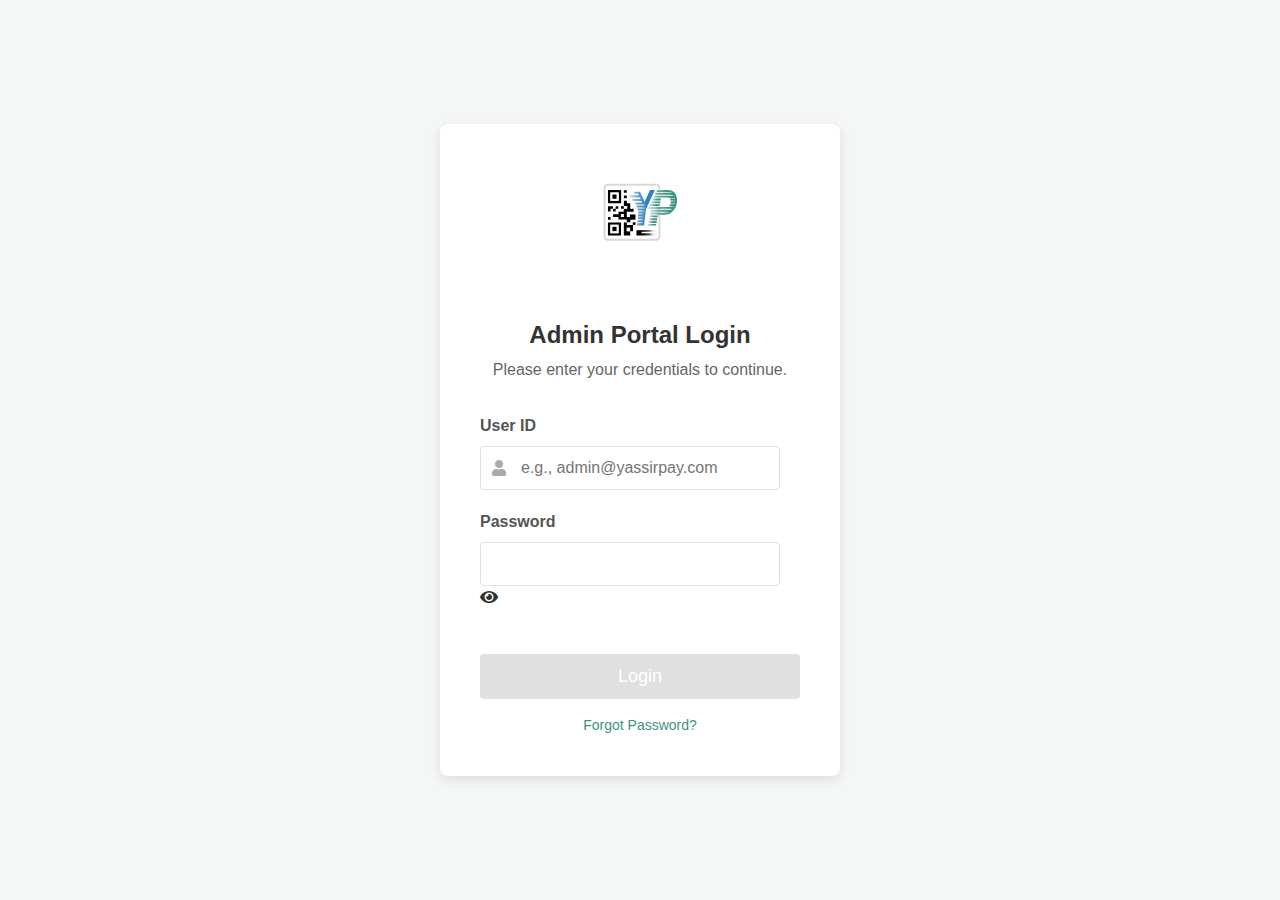
<file: index.html>
<!DOCTYPE html>
<html lang="en">
<head>
    <meta charset="UTF-8">
    <meta name="viewport" content="width=device-width, initial-scale=1.0">
    <title>YassirPay Admin Portal - Login</title>
    <link rel="stylesheet" href="css/main.css">
    <link rel="stylesheet" href="https://cdnjs.cloudflare.com/ajax/libs/font-awesome/5.15.3/css/all.min.css">
    <style>
        body {
            display: flex;
            justify-content: center;
            align-items: center;
            min-height: 100vh;
            background-color: #f4f7f6; /* Light background for the page */
            margin: 0;
            font-family: 'Arial', sans-serif;
        }
        .auth-card {
            background-color: #ffffff;
            padding: 40px;
            border-radius: 8px;
            box-shadow: 0 4px 12px rgba(0, 0, 0, 0.1);
            width: 100%;
            max-width: 400px;
            text-align: center;
        }
        .auth-card img {
            height: 100px; /* Set height to 100px */
            width: auto; /* Adjust width accordingly */
            margin-bottom: 24px;
        }
        .auth-card h2 {
            margin-top: 24px;
            margin-bottom: 8px;
            color: #333;
        }
        .auth-card p.caption {
            margin-top: 8px;
            margin-bottom: 32px;
            color: #666;
        }
        .form-group {
            margin-bottom: 20px;
            text-align: left;
        }
        .form-group label {
            display: block;
            margin-bottom: 8px;
            font-weight: bold;
            color: #555;
        }
        .input-with-icon {
            position: relative;
        }
        .input-with-icon input {
            width: calc(100% - 20px); /* Adjust for padding and icon */
            padding: 12px 10px 12px 40px; /* Left padding for icon */
            border: 1px solid #E0E0E0;
            border-radius: 4px;
            font-size: 16px;
            transition: border-color 0.3s;
        }
        .input-with-icon input:focus {
            border-color: #3F9282;
            outline: none;
        }
        .input-with-icon .icon {
            position: absolute;
            left: 12px;
            top: 50%;
            transform: translateY(-50%);
            color: #aaa;
        }
        .input-with-icon.password-field {
            display: flex;
            align-items: center;
            border: 1px solid #E0E0E0;
            border-radius: 4px;
        }
        .input-with-icon.password-field input {
            flex-grow: 1;
            border: none;
            padding-right: 15px;
        }
        .input-with-icon.password-field input:focus {
            outline: none;
        }
        .input-with-icon.password-field .toggle-password {
            cursor: pointer;
            color: #aaa;
            font-size: 18px;
            padding: 0 15px;
        }
        .error-message {
            color: #8D3F54;
            font-size: 14px;
            margin-top: 10px;
            text-align: center;
            display: none; /* Hidden by default */
        }
        .btn-primary {
            width: 100%;
            padding: 12px;
            background-color: #3F9282;
            color: white;
            border: none;
            border-radius: 4px;
            font-size: 18px;
            cursor: pointer;
            transition: background-color 0.3s;
            margin-top: 24px;
        }
        .btn-primary:hover:not(:disabled) {
            background-color: #347a6d; /* Slightly darker shade */
        }
        .btn-primary:disabled {
            background-color: #E0E0E0;
            cursor: not-allowed;
        }
        .btn-primary .spinner {
            display: none;
            border: 4px solid rgba(255, 255, 255, 0.3);
            border-top: 4px solid #fff;
            border-radius: 50%;
            width: 20px;
            height: 20px;
            animation: spin 1s linear infinite;
            margin: 0 auto;
        }
        .btn-primary.loading .spinner {
            display: block;
        }
        .btn-primary.loading .button-text {
            display: none;
        }
        @keyframes spin {
            0% { transform: rotate(0deg); }
            100% { transform: rotate(360deg); }
        }
        .footer-link {
            display: block;
            margin-top: 16px;
            color: #3F9282;
            text-decoration: none;
            font-size: 14px;
        }
        .footer-link:hover {
            text-decoration: underline;
        }
    </style>
</head>
<body>
    <div class="auth-card">
        <img src="images/YP-logo.svg" alt="YassirPay Logo">
        <h2>Admin Portal Login</h2>
        <p class="caption">Please enter your credentials to continue.</p>

        <form id="loginForm">
            <div class="form-group">
                <label for="userId">User ID</label>
                <div class="input-with-icon">
                    <i class="fas fa-user icon"></i>
                    <input type="text" id="userId" placeholder="e.g., admin@yassirpay.com">
                </div>
            </div>
            <div class="form-group">
                <label for="password">Password</label>
                <div class="input-with-icon">
                    <div class="password-field">
                        <input type="password" id="password" style="padding-left: 10px;">
                        <i class="fas fa-eye toggle-password"></i>
                    </div>
                </div>
                <div class="error-message" id="passwordError"></div>
            </div>
            <button type="submit" class="btn-primary" id="loginButton" disabled>
                <span class="button-text">Login</span>
                <span class="spinner"></span>
            </button>
        </form>
        <a href="#" class="footer-link">Forgot Password?</a>
    </div>

    <script>
        const userIdInput = document.getElementById('userId');
        const passwordInput = document.getElementById('password');
        const loginButton = document.getElementById('loginButton');
        const togglePassword = document.querySelector('.toggle-password');
        const passwordError = document.getElementById('passwordError');
        const loginForm = document.getElementById('loginForm');

        function validateForm() {
            loginButton.disabled = !(userIdInput.value.trim() !== '' && passwordInput.value.trim() !== '');
        }

        userIdInput.addEventListener('input', validateForm);
        passwordInput.addEventListener('input', validateForm);

        togglePassword.addEventListener('click', function() {
            const type = passwordInput.getAttribute('type') === 'password' ? 'text' : 'password';
            passwordInput.setAttribute('type', type);
            this.classList.toggle('fa-eye');
            this.classList.toggle('fa-eye-slash');
        });

        loginForm.addEventListener('submit', function(event) {
            event.preventDefault();
            loginButton.classList.add('loading');
            loginButton.disabled = true;
            passwordError.style.display = 'none'; // Hide previous errors

            // Simulate API call
            setTimeout(() => {
                loginButton.classList.remove('loading');
                loginButton.disabled = false; // Re-enable after loading

                // Allow any email and password to pass
                window.location.href = 'pages/2fa.html'; // Redirect to 2FA page
            }, 2000);
        });
    </script>
</body>
</html>
</file>
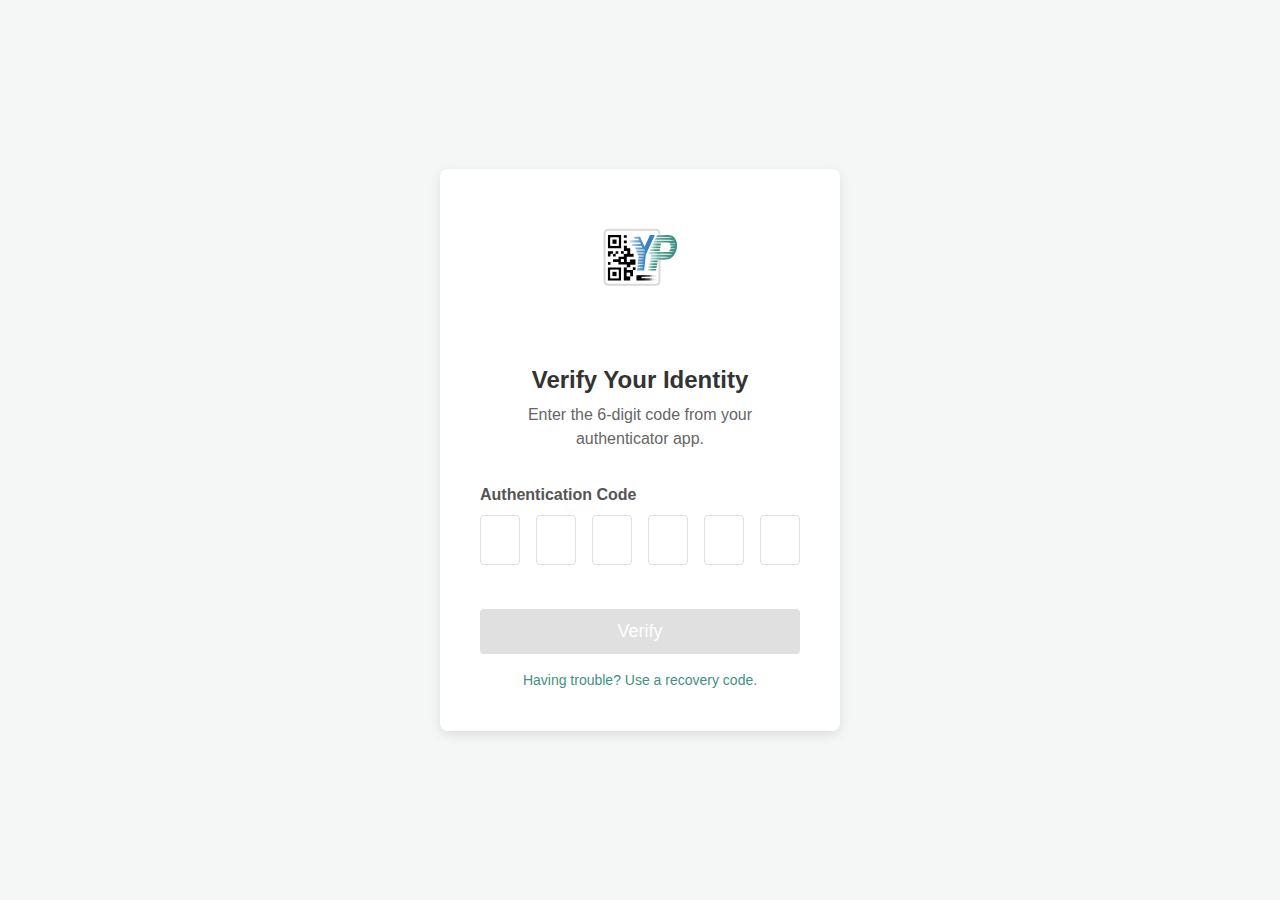
<file: pages/2fa.html>
<!DOCTYPE html>
<html lang="en">
<head>
    <meta charset="UTF-8">
    <meta name="viewport" content="width=device-width, initial-scale=1.0">
    <title>YassirPay Admin Portal - Verify Identity</title>
    <link rel="stylesheet" href="../css/main.css">
    <link rel="stylesheet" href="https://cdnjs.cloudflare.com/ajax/libs/font-awesome/5.15.3/css/all.min.css">
    <style>
        body {
            display: flex;
            justify-content: center;
            align-items: center;
            min-height: 100vh;
            background-color: #f4f7f6; /* Light background for the page */
            margin: 0;
            font-family: 'Arial', sans-serif;
        }
        .auth-card {
            background-color: #ffffff;
            padding: 40px;
            border-radius: 8px;
            box-shadow: 0 4px 12px rgba(0, 0, 0, 0.1);
            width: 100%;
            max-width: 400px;
            text-align: center;
        }
        .auth-card img {
            height: 100px; /* Set height to 100px */
            width: auto; /* Adjust width accordingly */
            margin-bottom: 24px;
        }
        .auth-card h2 {
            margin-top: 24px;
            margin-bottom: 8px;
            color: #333;
        }
        .auth-card p.caption {
            margin-top: 8px;
            margin-bottom: 32px;
            color: #666;
        }
        .form-group {
            margin-bottom: 20px;
            text-align: left;
        }
        .form-group label {
            display: block;
            margin-bottom: 8px;
            font-weight: bold;
            color: #555;
        }
        .otp-input-container {
            display: flex;
            justify-content: space-between;
            gap: 8px;
            margin-bottom: 20px;
        }
        .otp-input-container input {
            width: 40px;
            height: 50px;
            text-align: center;
            font-size: 24px;
            border: 1px solid #E0E0E0;
            border-radius: 4px;
            transition: border-color 0.3s;
        }
        .otp-input-container input:focus {
            border-color: #3F9282;
            outline: none;
        }
        .error-message {
            color: #8D3F54;
            font-size: 14px;
            margin-top: 10px;
            text-align: center;
            display: none; /* Hidden by default */
        }
        .btn-primary {
            width: 100%;
            padding: 12px;
            background-color: #3F9282;
            color: white;
            border: none;
            border-radius: 4px;
            font-size: 18px;
            cursor: pointer;
            transition: background-color 0.3s;
            margin-top: 24px;
        }
        .btn-primary:hover:not(:disabled) {
            background-color: #347a6d; /* Slightly darker shade */
        }
        .btn-primary:disabled {
            background-color: #E0E0E0;
            cursor: not-allowed;
        }
        .btn-primary .spinner {
            display: none;
            border: 4px solid rgba(255, 255, 255, 0.3);
            border-top: 4px solid #fff;
            border-radius: 50%;
            width: 20px;
            height: 20px;
            animation: spin 1s linear infinite;
            margin: 0 auto;
        }
        .btn-primary.loading .spinner {
            display: block;
        }
        .btn-primary.loading .button-text {
            display: none;
        }
        @keyframes spin {
            0% { transform: rotate(0deg); }
            100% { transform: rotate(360deg); }
        }
        .footer-link {
            display: block;
            margin-top: 16px;
            color: #3F9282;
            text-decoration: none;
            font-size: 14px;
        }
        .footer-link:hover {
            text-decoration: underline;
        }
    </style>
</head>
<body>
    <div class="auth-card">
        <img src="../images/YP-logo.svg" alt="YassirPay Logo">
        <h2>Verify Your Identity</h2>
        <p class="caption">Enter the 6-digit code from your authenticator app.</p>

        <form id="otpForm">
            <div class="form-group">
                <label for="otpCode">Authentication Code</label>
                <div class="otp-input-container" id="otpInputContainer">
                    <input type="text" maxlength="1" class="otp-input" data-index="0">
                    <input type="text" maxlength="1" class="otp-input" data-index="1">
                    <input type="text" maxlength="1" class="otp-input" data-index="2">
                    <input type="text" maxlength="1" class="otp-input" data-index="3">
                    <input type="text" maxlength="1" class="otp-input" data-index="4">
                    <input type="text" maxlength="1" class="otp-input" data-index="5">
                </div>
                <div class="error-message" id="otpError"></div>
            </div>
            <button type="submit" class="btn-primary" id="verifyButton" disabled>
                <span class="button-text">Verify</span>
                <span class="spinner"></span>
            </button>
        </form>
        <a href="#" class="footer-link">Having trouble? Use a recovery code.</a>
    </div>

    <script>
        const otpInputs = document.querySelectorAll('.otp-input');
        const verifyButton = document.getElementById('verifyButton');
        const otpError = document.getElementById('otpError');
        const otpForm = document.getElementById('otpForm');

        function validateOtp() {
            const allFilled = Array.from(otpInputs).every(input => input.value.trim() !== '');
            verifyButton.disabled = !allFilled;
        }

        otpInputs.forEach((input, index) => {
            input.addEventListener('input', function() {
                if (this.value.length === 1 && index < otpInputs.length - 1) {
                    otpInputs[index + 1].focus();
                }
                validateOtp();
            });

            input.addEventListener('keydown', function(e) {
                if (e.key === 'Backspace' && this.value.length === 0 && index > 0) {
                    otpInputs[index - 1].focus();
                }
            });

            input.addEventListener('paste', function(e) {
                e.preventDefault();
                const pasteData = e.clipboardData.getData('text').trim();
                if (pasteData.length === otpInputs.length && /^\d+$/.test(pasteData)) {
                    pasteData.split('').forEach((char, i) => {
                        if (otpInputs[i]) {
                            otpInputs[i].value = char;
                        }
                    });
                    validateOtp();
                    otpInputs[otpInputs.length - 1].focus(); // Focus last input after paste
                }
            });
        });

        otpForm.addEventListener('submit', function(event) {
            event.preventDefault();
            verifyButton.classList.add('loading');
            verifyButton.disabled = true;
            otpError.style.display = 'none'; // Hide previous errors

            const enteredOtp = Array.from(otpInputs).map(input => input.value).join('');

            // Simulate API call
            setTimeout(() => {
                verifyButton.classList.remove('loading');
                verifyButton.disabled = false; // Re-enable after loading

                // Allow any 6-digit code to pass
                window.location.href = 'dashboard.html'; // Redirect to dashboard
            }, 2000);
        });

        // Initial validation check
        validateOtp();
    </script>
</body>
</html>
</file>
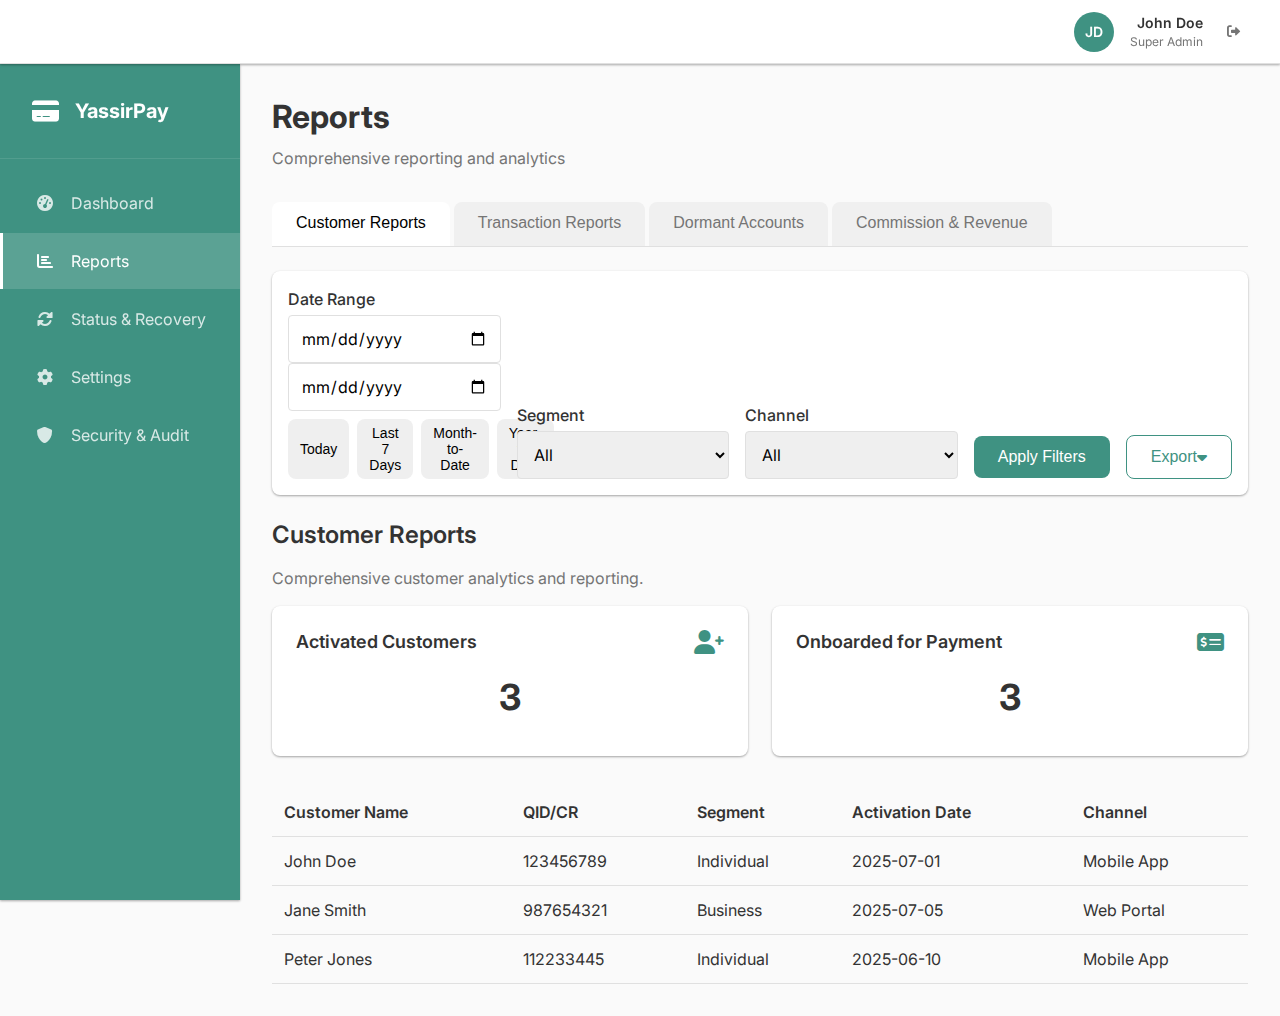
<file: pages/reports.html>
<!DOCTYPE html>
<html lang="en">
<head>
    <meta charset="UTF-8">
    <meta name="viewport" content="width=device-width, initial-scale=1.0">
    <title>YassirPay Admin Portal - Reports</title>
    <link rel="stylesheet" href="../css/main.css">
    <link rel="stylesheet" href="../css/dashboard.css">
    <link rel="stylesheet" href="../css/modules.css">
    <link rel="stylesheet" href="../css/responsive.css">
    <link href="https://fonts.googleapis.com/css2?family=Inter:wght@300;400;500;600;700&display=swap" rel="stylesheet">
    <link rel="stylesheet" href="https://cdnjs.cloudflare.com/ajax/libs/font-awesome/6.0.0/css/all.min.css">
</head>
<body>
    <!-- Top Bar -->
    <header class="top-bar">
        <div class="top-bar-content">
            <div class="user-profile">
                <div class="user-avatar">JD</div>
                <div class="user-info">
                    <span class="user-name">John Doe</span>
                    <span class="user-role">Super Admin</span>
                </div>
                <button class="logout-btn" title="Logout" onclick="window.location.href='../index.html'">
                    <i class="fas fa-sign-out-alt"></i>
                </button>
            </div>
        </div>
    </header>

    <!-- Main Layout -->
    <div class="main-layout">
        <!-- Sidebar Navigation -->
        <nav class="sidebar">
            <div class="sidebar-header">
                <div class="logo">
                    <i class="fas fa-credit-card"></i>
                    <span>YassirPay</span>
                </div>
            </div>
            
            <ul class="nav-menu">
                <li class="nav-item">
                    <a href="dashboard.html" class="nav-link">
                        <i class="fas fa-tachometer-alt"></i>
                        <span>Dashboard</span>
                    </a>
                </li>
                <li class="nav-item">
                    <a href="reports.html" class="nav-link">
                        <i class="fas fa-chart-bar"></i>
                        <span>Reports</span>
                    </a>
                </li>
                <li class="nav-item">
                    <a href="status-recovery.html" class="nav-link">
                        <i class="fas fa-sync-alt"></i>
                        <span>Status & Recovery</span>
                    </a>
                </li>
                <li class="nav-item">
                    <a href="settings.html" class="nav-link">
                        <i class="fas fa-cog"></i>
                        <span>Settings</span>
                    </a>
                </li>
                <li class="nav-item">
                    <a href="security-audit.html" class="nav-link">
                        <i class="fas fa-shield-alt"></i>
                        <span>Security & Audit</span>
                    </a>
                </li>
            </ul>
        </nav>

        <!-- Main Content -->
        <main class="main-content">
            <div class="content-header">
                <h1>Reports</h1>
                <p class="subtitle">Comprehensive reporting and analytics</p>
            </div>

            <!-- Reports Tabs -->
            <div class="reports-tabs">
                <div class="tab-navigation">
                    <button class="tab-btn active" data-tab="customer-reports">Customer Reports</button>
                    <button class="tab-btn" data-tab="transaction-reports">Transaction Reports</button>
                    <button class="tab-btn" data-tab="dormant-accounts">Dormant Accounts</button>
                    <button class="tab-btn" data-tab="commission-revenue">Commission & Revenue</button>
                </div>

                <!-- Common Filter Bar -->
                <div class="filter-bar">
                    <div class="form-group">
                        <label for="startDate">Date Range</label>
                        <input type="date" id="startDate" name="startDate" class="form-control">
                        <input type="date" id="endDate" name="endDate" class="form-control">
                        <div class="date-presets">
                            <button class="btn btn-sm" data-preset="today">Today</button>
                            <button class="btn btn-sm" data-preset="last7days">Last 7 Days</button>
                            <button class="btn btn-sm" data-preset="month-to-date">Month-to-Date</button>
                            <button class="btn btn-sm" data-preset="year-to-date">Year-to-Date</button>
                        </div>
                    </div>
                    
                    <div class="form-group">
                        <label for="segmentFilter">Segment</label>
                        <select id="segmentFilter" name="segmentFilter" class="form-control">
                            <option value="all">All</option>
                            <option value="individual">Individual</option>
                            <option value="business">Business</option>
                        </select>
                    </div>
                    
                    <div class="form-group">
                        <label for="channelFilter">Channel</label>
                        <select id="channelFilter" name="channelFilter" class="form-control">
                            <option value="all">All</option>
                            <option value="mobile">Mobile App</option>
                            <option value="web">Web Portal</option>
                        </select>
                    </div>
                    
                    <div class="filter-actions">
                        <button class="btn btn-primary" id="applyFiltersBtn">Apply Filters</button>
                        <div class="dropdown">
                            <button class="btn btn-secondary dropdown-toggle" type="button" id="exportDropdown" data-bs-toggle="dropdown" aria-expanded="false">
                                Export <i class="fas fa-caret-down"></i>
                            </button>
                            <ul class="dropdown-menu" aria-labelledby="exportDropdown">
                                <li><a class="dropdown-item" href="#" data-export-type="csv">Export as CSV</a></li>
                                <li><a class="dropdown-item" href="#" data-export-type="pdf">Export as PDF</a></li>
                            </ul>
                        </div>
                    </div>
                </div>

                <!-- Customer Reports Tab -->
                <div class="tab-content active" id="customer-reports">
                    <h2>Customer Reports</h2>
                    <p>Comprehensive customer analytics and reporting.</p>
                    
                    <div class="dashboard-grid report-summary-cards">
                        <div class="widget">
                            <div class="widget-header">
                                <h3>Activated Customers</h3>
                                <i class="fas fa-user-plus widget-icon"></i>
                            </div>
                            <div class="widget-content">
                                <div class="metric" id="activatedCustomersCount">0</div>
                            </div>
                        </div>
                        <div class="widget">
                            <div class="widget-header">
                                <h3>Onboarded for Payment</h3>
                                <i class="fas fa-money-check-alt widget-icon"></i>
                            </div>
                            <div class="widget-content">
                                <div class="metric" id="onboardedForPaymentCount">0</div>
                            </div>
                        </div>
                    </div>

                    <table class="data-table">
                        <thead>
                            <tr>
                                <th>Customer Name</th>
                                <th>QID/CR</th>
                                <th>Segment</th>
                                <th>Activation Date</th>
                                <th>Channel</th>
                            </tr>
                        </thead>
                        <tbody>
                            <tr>
                                <td>John Doe</td>
                                <td>123456789</td>
                                <td>Individual</td>
                                <td>2025-07-25</td>
                                <td>Mobile App</td>
                            </tr>
                        </tbody>
                    </table>
                </div>

                <!-- Transaction Reports Tab -->
                <div class="tab-content" id="transaction-reports">
                    <h2>Transaction Reports</h2>
                    <p>Comprehensive transaction analytics and reporting.</p>
                    
                    <div class="dashboard-grid report-summary-cards">
                        <div class="widget">
                            <div class="widget-header">
                                <h3>Transaction Volume</h3>
                                <i class="fas fa-exchange-alt widget-icon"></i>
                            </div>
                            <div class="widget-content">
                                <div class="metric" id="transactionVolume">QAR 0.00</div>
                            </div>
                        </div>
                        <div class="widget">
                            <div class="widget-header">
                                <h3>Transaction Count</h3>
                                <i class="fas fa-sort-numeric-up-alt widget-icon"></i>
                            </div>
                            <div class="widget-content">
                                <div class="metric" id="transactionCount">0</div>
                            </div>
                        </div>
                        <div class="widget">
                            <div class="widget-header">
                                <h3>Average Transaction Value</h3>
                                <i class="fas fa-calculator widget-icon"></i>
                            </div>
                            <div class="widget-content">
                                <div class="metric" id="averageTransactionValue">QAR 0.00</div>
                            </div>
                        </div>
                    </div>

                    <table class="data-table">
                        <thead>
                            <tr>
                                <th>Transaction ID</th>
                                <th>Timestamp</th>
                                <th>Amount</th>
                                <th>Customer</th>
                                <th>Recipient</th>
                                <th>Status</th>
                            </tr>
                        </thead>
                        <tbody>
                            <tr>
                                <td>TXN123456</td>
                                <td>2025-07-25 10:30</td>
                                <td>QAR 100.00</td>
                                <td>John Doe</td>
                                <td>Jane Doe</td>
                                <td>Completed</td>
                            </tr>
                        </tbody>
                    </table>
                </div>

                <!-- Dormant Accounts Tab -->
                <div class="tab-content" id="dormant-accounts">
                    <h2>Dormant Accounts</h2>
                    <p>Lists accounts with no activity for 60+ days.</p>
                    
                    <table class="data-table">
                        <thead>
                            <tr>
                                <th>Customer Name</th>
                                <th>YP-ID</th>
                                <th>Last Login</th>
                                <th>Last Transaction Date</th>
                            </tr>
                        </thead>
                        <tbody>
                            <tr>
                                <td>Jane Doe</td>
                                <td>YP987654</td>
                                <td>2025-05-01</td>
                                <td>2025-04-15</td>
                            </tr>
                        </tbody>
                    </table>
                </div>

                <!-- Commission & Revenue Tab -->
                <div class="tab-content" id="commission-revenue">
                    <h2>Commission & Revenue</h2>
                    <p>Commission and revenue analytics and reporting.</p>
                    
                    <div class="dashboard-grid report-summary-cards">
                        <div class="widget">
                            <div class="widget-header">
                                <h3>Total Revenue</h3>
                                <i class="fas fa-money-bill-wave widget-icon"></i>
                            </div>
                            <div class="widget-content">
                                <div class="metric" id="totalRevenue">QAR 0.00</div>
                            </div>
                        </div>
                    </div>

                    <table class="data-table">
                        <thead>
                            <tr>
                                <th>Date</th>
                                <th>Transaction ID</th>
                                <th>Original Amount</th>
                                <th>Fee</th>
                                <th>Net Revenue</th>
                            </tr>
                        </thead>
                        <tbody>
                            <tr>
                                <td>2025-07-25</td>
                                <td>TXN123456</td>
                                <td>QAR 100.00</td>
                                <td>QAR 1.00</td>
                                <td>QAR 99.00</td>
                            </tr>
                        </tbody>
                    </table>
                </div>
            </div>
        </main>
    </div>

    <script src="../js/main.js"></script>
    <script src="../js/reports.js"></script>
</body>
</html>
</file>
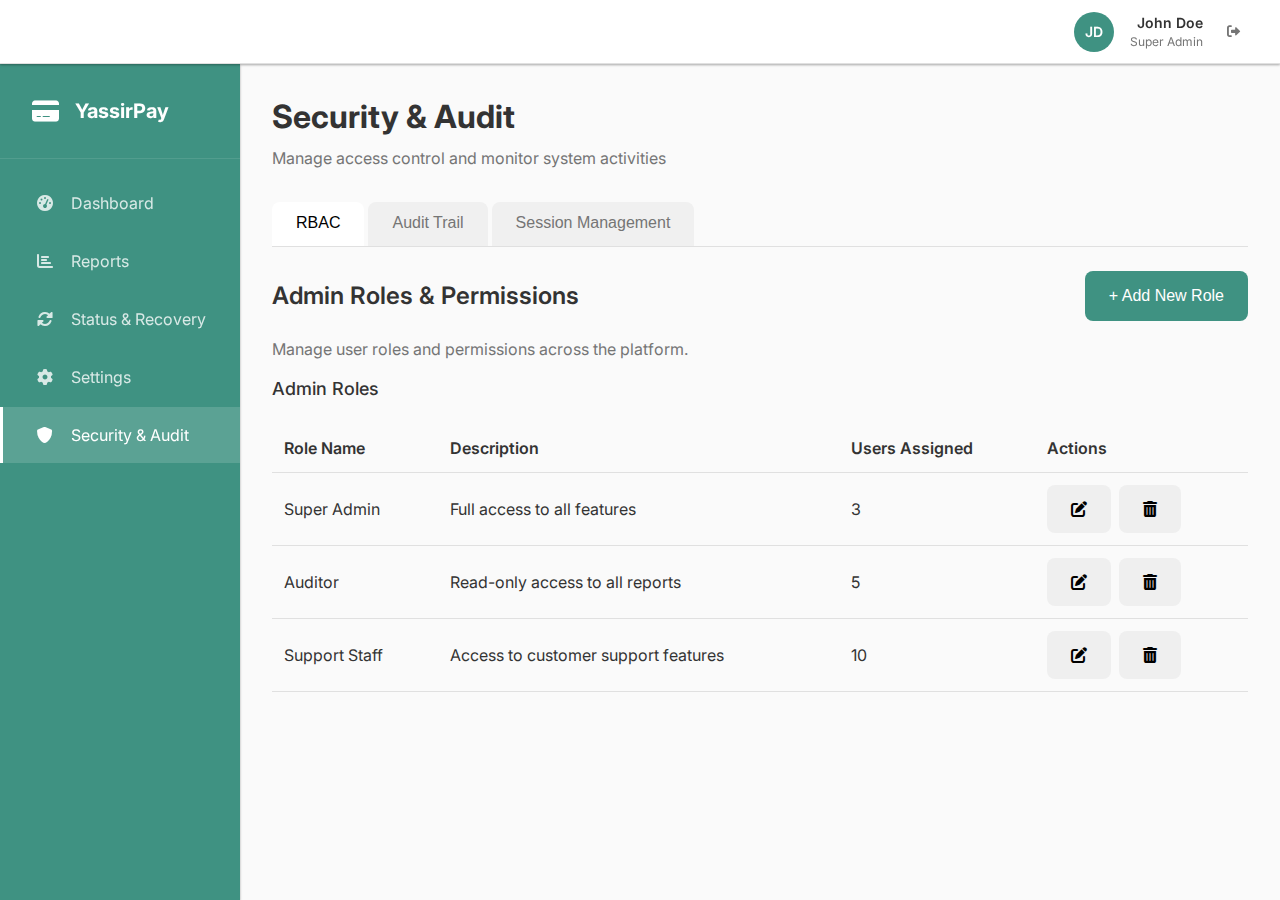
<file: pages/security-audit.html>
<!DOCTYPE html>
<html lang="en">
<head>
    <meta charset="UTF-8">
    <meta name="viewport" content="width=device-width, initial-scale=1.0">
    <title>YassirPay Admin Portal - Security & Audit</title>
    <link rel="stylesheet" href="../css/main.css">
    <link rel="stylesheet" href="../css/dashboard.css">
    <link rel="stylesheet" href="../css/modules.css">
    <link rel="stylesheet" href="../css/responsive.css">
    <link href="https://fonts.googleapis.com/css2?family=Inter:wght@300;400;500;600;700&display=swap" rel="stylesheet">
    <link rel="stylesheet" href="https://cdnjs.cloudflare.com/ajax/libs/font-awesome/6.0.0/css/all.min.css">
</head>
<body>
    <!-- Top Bar -->
    <header class="top-bar">
        <div class="top-bar-content">
            <div class="user-profile">
                <div class="user-avatar">JD</div>
                <div class="user-info">
                    <span class="user-name">John Doe</span>
                    <span class="user-role">Super Admin</span>
                </div>
                <button class="logout-btn" title="Logout" onclick="window.location.href='../index.html'">
                    <i class="fas fa-sign-out-alt"></i>
                </button>
            </div>
        </div>
    </header>

    <!-- Main Layout -->
    <div class="main-layout">
        <!-- Sidebar Navigation -->
        <nav class="sidebar">
            <div class="sidebar-header">
                <div class="logo">
                    <i class="fas fa-credit-card"></i>
                    <span>YassirPay</span>
                </div>
            </div>
            
            <ul class="nav-menu">
                <li class="nav-item">
                    <a href="dashboard.html" class="nav-link">
                        <i class="fas fa-tachometer-alt"></i>
                        <span>Dashboard</span>
                    </a>
                </li>
                <li class="nav-item">
                    <a href="reports.html" class="nav-link">
                        <i class="fas fa-chart-bar"></i>
                        <span>Reports</span>
                    </a>
                </li>
                <li class="nav-item">
                    <a href="status-recovery.html" class="nav-link">
                        <i class="fas fa-sync-alt"></i>
                        <span>Status & Recovery</span>
                    </a>
                </li>
                <li class="nav-item">
                    <a href="settings.html" class="nav-link">
                        <i class="fas fa-cog"></i>
                        <span>Settings</span>
                    </a>
                </li>
                <li class="nav-item active">
                    <a href="security-audit.html" class="nav-link">
                        <i class="fas fa-shield-alt"></i>
                        <span>Security & Audit</span>
                    </a>
                </li>
            </ul>
        </nav>

        <!-- Main Content -->
        <main class="main-content">
            <div class="content-header">
                <h1>Security & Audit</h1>
                <p class="subtitle">Manage access control and monitor system activities</p>
            </div>

            <!-- Security Tabs -->
            <div class="security-tabs">
                <div class="tab-navigation">
                    <button class="tab-btn active" data-tab="rbac">RBAC</button>
                    <button class="tab-btn" data-tab="audit-trail">Audit Trail</button>
                    <button class="tab-btn" data-tab="session-management">Session Management</button>
                </div>

                <!-- RBAC Tab -->
                <div class="tab-content active" id="rbac">
                    <div class="section-header-with-button">
                        <h2>Admin Roles & Permissions</h2>
                        <button class="btn btn-primary">+ Add New Role</button>
                    </div>
                    <p>Manage user roles and permissions across the platform.</p>
                    
                    <div class="security-section">
                        <h3>Admin Roles</h3>
                        <table class="data-table">
                            <thead>
                                <tr>
                                    <th>Role Name</th>
                                    <th>Description</th>
                                    <th>Users Assigned</th>
                                    <th>Actions</th>
                                </tr>
                            </thead>
                            <tbody>
                                <tr>
                                    <td>Super Admin</td>
                                    <td>Full access to all features</td>
                                    <td>3</td>
                                    <td class="actions">
                                        <button class="btn" title="Edit"><i class="fas fa-edit"></i></button>
                                        <button class="btn btn-danger" title="Delete" data-modal="confirmationModal"><i class="fas fa-trash-alt"></i></button>
                                    </td>
                                </tr>
                                <tr>
                                    <td>Auditor</td>
                                    <td>Read-only access to all reports</td>
                                    <td>5</td>
                                    <td class="actions">
                                        <button class="btn" title="Edit"><i class="fas fa-edit"></i></button>
                                        <button class="btn btn-danger" title="Delete" data-modal="confirmationModal"><i class="fas fa-trash-alt"></i></button>
                                    </td>
                                </tr>
                                <tr>
                                    <td>Support Staff</td>
                                    <td>Access to customer support features</td>
                                    <td>10</td>
                                    <td class="actions">
                                        <button class="btn" title="Edit"><i class="fas fa-edit"></i></button>
                                        <button class="btn btn-danger" title="Delete" data-modal="confirmationModal"><i class="fas fa-trash-alt"></i></button>
                                    </td>
                                </tr>
                            </tbody>
                        </table>
                    </div>
                </div>

                <!-- Audit Trail Tab -->
                <div class="tab-content" id="audit-trail">
                    <h2>Admin Action Log</h2>
                    <p>All administrative actions are logged for compliance and review.</p>
<div class="audit-filters">
                        <input type="date" class="form-control" placeholder="Date Range">
                        <input type="text" class="form-control" placeholder="User ID">
                        <select class="form-control">
                            <option value="">Action Type</option>
                            <option value="settings-change">Settings Change</option>
                            <option value="report-export">Report Export</option>
                            <option value="login">Login</option>
                            <option value="logout">Logout</option>
                        </select>
                        <button class="btn btn-primary">Apply Filters</button>
                    </div>
                    
                    <div class="security-section">
                        <h3>Recent Activities</h3>
                        <table class="data-table">
                            <thead>
                                <tr>
                                    <th>Timestamp</th>
                                    <th>Admin User ID</th>
                                    <th>IP Address</th>
                                    <th>Action Type</th>
                                    <th>Details</th>
                                </tr>
                            </thead>
                            <tbody>
                                <tr>
                                    <td>2025-07-25 14:30</td>
                                    <td>john.doe</td>
                                    <td>192.168.1.100</td>
                                    <td>Settings Change</td>
                                    <td>Changed FDA API Endpoint</td>
                                </tr>
                                <tr>
                                    <td>2025-07-25 14:15</td>
                                    <td>jane.smith</td>
                                    <td>192.168.1.101</td>
                                    <td>Report Export</td>
                                    <td>Exported Dormant Accounts Report</td>
                                </tr>
                            </tbody>
                        </table>
                    </div>
                </div>

                <!-- Session Management Tab -->
                <div class="tab-content" id="session-management">
                    <h2>Active Admin Sessions</h2>
                    <p>Monitor and manage current logged-in sessions.</p>
                    
                    <div class="security-section">
                        <h3>Active Sessions</h3>
                        <table class="data-table">
                            <thead>
                                <tr>
                                    <th>User ID</th>
                                    <th>Role</th>
                                    <th>Login Time</th>
                                    <th>IP Address</th>
                                    <th>Last Activity</th>
                                    <th>Actions</th>
                                </tr>
                            </thead>
                            <tbody>
                                <tr>
                                    <td>john.doe</td>
<!-- Confirmation Modal -->
    <div id="confirmationModal" class="modal">
        <div class="modal-content">
            <span class="modal-close">&times;</span>
            <h2>Confirm Action</h2>
            <p>Are you sure you want to perform this action?</p>
            <div class="modal-actions">
                <button class="btn btn-secondary modal-cancel">Cancel</button>
                <button class="btn btn-danger modal-confirm">Confirm</button>
            </div>
        </div>
    </div>

    <!-- Terminate Session Modal -->
    <div id="terminateSessionModal" class="modal">
        <div class="modal-content">
            <span class="modal-close">&times;</span>
            <h2>Terminate Session</h2>
            <p>Are you sure you want to terminate this session?</p>
            <div class="modal-actions">
                <button class="btn btn-secondary modal-cancel">Cancel</button>
                <button class="btn btn-danger modal-confirm-terminate">Confirm Terminate</button>
            </div>
        </div>
    </div>
                                    <td>Super Admin</td>
                                    <td>2025-07-25 14:30</td>
                                    <td>192.168.1.100</td>
                                    <td>2025-07-25 18:00</td>
                                    <td class="actions">
                                        <button class="btn btn-danger" data-modal="terminateSessionModal">Terminate Session</button>
                                    </td>
                                </tr>
                            </tbody>
                        </table>
                    </div>
                </div>
            </div>
        </main>
    </div>

    <script src="../js/main.js"></script>
    <script src="../js/security-audit.js"></script>
</body>
</html>
</file>
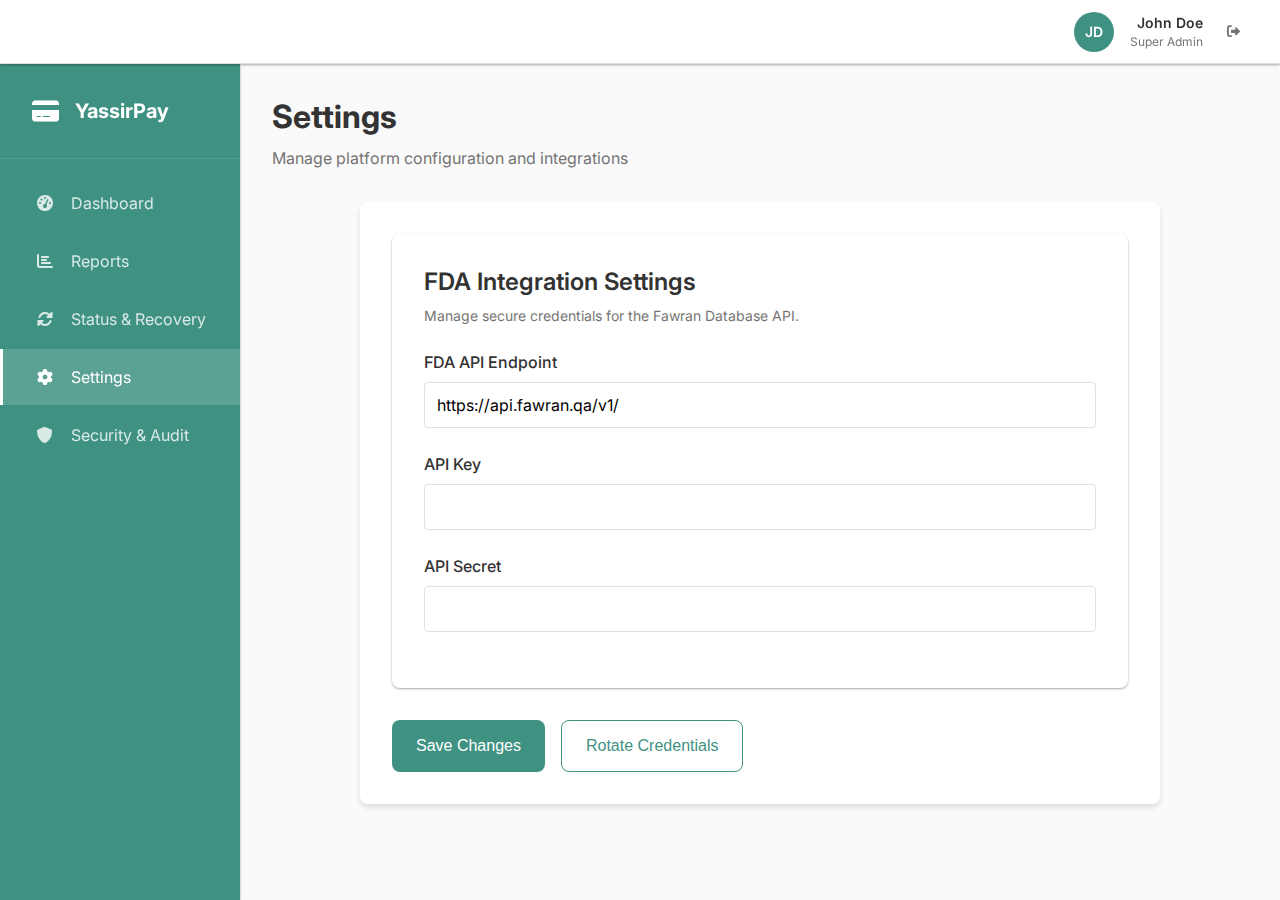
<file: pages/settings.html>
<!DOCTYPE html>
<html lang="en">
<head>
    <meta charset="UTF-8">
    <meta name="viewport" content="width=device-width, initial-scale=1.0">
    <title>YassirPay Admin Portal - Settings</title>
    <link rel="stylesheet" href="../css/main.css">
    <link rel="stylesheet" href="../css/dashboard.css">
    <link rel="stylesheet" href="../css/modules.css">
    <link rel="stylesheet" href="../css/responsive.css">
    <link href="https://fonts.googleapis.com/css2?family=Inter:wght@300;400;500;600;700&display=swap" rel="stylesheet">
    <link rel="stylesheet" href="https://cdnjs.cloudflare.com/ajax/libs/font-awesome/6.0.0/css/all.min.css">
</head>
<body>
    <!-- Top Bar -->
    <header class="top-bar">
        <div class="top-bar-content">
            <div class="user-profile">
                <div class="user-avatar">JD</div>
                <div class="user-info">
                    <span class="user-name">John Doe</span>
                    <span class="user-role">Super Admin</span>
                </div>
                <button class="logout-btn" title="Logout" onclick="window.location.href='../index.html'">
                    <i class="fas fa-sign-out-alt"></i>
                </button>
            </div>
        </div>
    </header>

    <!-- Main Layout -->
    <div class="main-layout">
        <!-- Sidebar Navigation -->
        <nav class="sidebar">
            <div class="sidebar-header">
                <div class="logo">
                    <i class="fas fa-credit-card"></i>
                    <span>YassirPay</span>
                </div>
            </div>
            
            <ul class="nav-menu">
                <li class="nav-item">
                    <a href="dashboard.html" class="nav-link">
                        <i class="fas fa-tachometer-alt"></i>
                        <span>Dashboard</span>
                    </a>
                </li>
                <li class="nav-item">
                    <a href="reports.html" class="nav-link">
                        <i class="fas fa-chart-bar"></i>
                        <span>Reports</span>
                    </a>
                </li>
                <li class="nav-item">
                    <a href="status-recovery.html" class="nav-link">
                        <i class="fas fa-sync-alt"></i>
                        <span>Status & Recovery</span>
                    </a>
                </li>
                <li class="nav-item active">
                    <a href="settings.html" class="nav-link">
                        <i class="fas fa-cog"></i>
                        <span>Settings</span>
                    </a>
                </li>
                <li class="nav-item">
                    <a href="security-audit.html" class="nav-link">
                        <i class="fas fa-shield-alt"></i>
                        <span>Security & Audit</span>
                    </a>
                </li>
            </ul>
        </nav>

        <!-- Main Content -->
        <main class="main-content">
            <div class="content-header">
                <h1>Settings</h1>
                <p class="subtitle">Manage platform configuration and integrations</p>
            </div>

            <!-- Settings Form -->
            <div class="settings-form">
                <form id="settingsForm" class="form-container">
                    <!-- FDA Integration Settings -->
                    <div class="form-section">
                        <h2>FDA Integration Settings</h2>
                        <p class="form-description">Manage secure credentials for the Fawran Database API.</p>
                        
                        <div class="form-group">
                            <label for="apiEndpoint">FDA API Endpoint</label>
                            <input type="url" id="apiEndpoint" name="apiEndpoint" 
                                   value="https://api.fawran.qa/v1/" 
                                   class="form-control" required>
                        </div>
                        
                        <div class="form-group">
                            <label for="apiKey">API Key</label>
                            <input type="password" id="apiKey" name="apiKey" 
                                   class="form-control" required>
                        </div>
                        
                        <div class="form-group">
                            <label for="apiSecret">API Secret</label>
                            <input type="password" id="apiSecret" name="apiSecret" 
                                   class="form-control" required>
                        </div>
                    </div>
                    
                    <!-- Action Buttons -->
                    <div class="form-actions">
                        <button type="submit" class="btn btn-primary">Save Changes</button>
                        <button type="button" class="btn btn-secondary" onclick="rotateCredentials()">Rotate Credentials</button>
                    </div>
                </form>
            </div>
        </main>
    </div>

    <!-- MFA Modal -->
    <div id="mfaModal" class="modal">
        <div class="modal-content">
            <span class="close-btn">&times;</span>
            <h3>Confirm Action</h3>
            <p style="margin-bottom: 15px;">Enter the code from your authenticator app to proceed.</p>
            <input type="text" id="mfaCode" placeholder="6-digit code" class="form-control" style="max-width: 200px; text-align: center;">
            <button class="btn btn-primary" id="mfaConfirmButton" disabled>Confirm</button>
        </div>
    </div>

    <script src="../js/main.js"></script>
    <script src="../js/settings.js"></script>
</body>
</html>
</file>
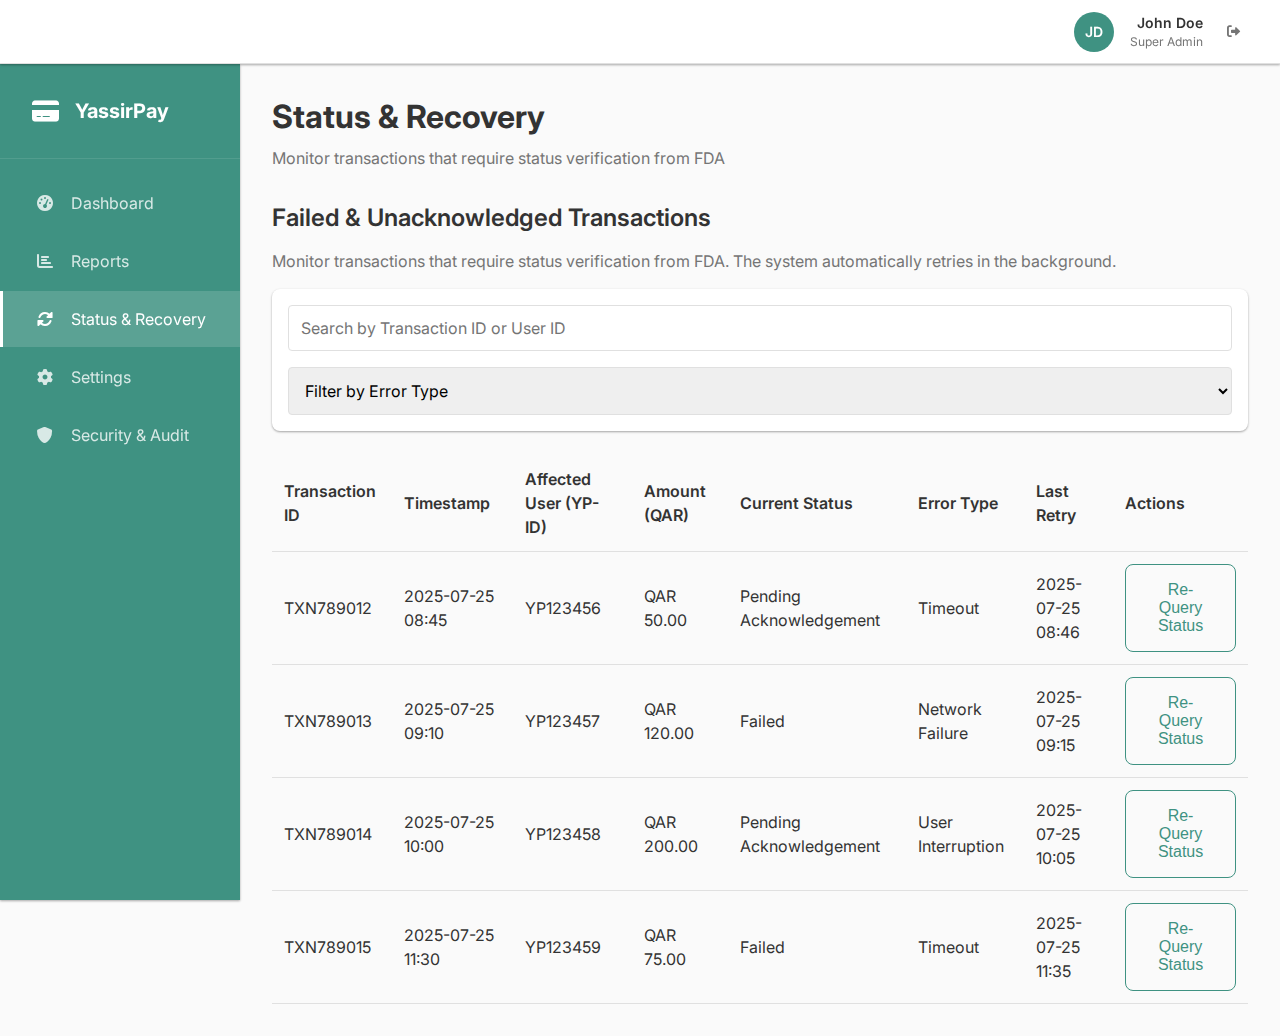
<file: pages/status-recovery.html>
<!DOCTYPE html>
<html lang="en">
<head>
    <meta charset="UTF-8">
    <meta name="viewport" content="width=device-width, initial-scale=1.0">
    <title>YassirPay Admin Portal - Status & Recovery</title>
    <link rel="stylesheet" href="../css/main.css">
    <link rel="stylesheet" href="../css/dashboard.css">
    <link rel="stylesheet" href="../css/modules.css">
    <link rel="stylesheet" href="../css/responsive.css">
    <link href="https://fonts.googleapis.com/css2?family=Inter:wght@300;400;500;600;700&display=swap" rel="stylesheet">
    <link rel="stylesheet" href="https://cdnjs.cloudflare.com/ajax/libs/font-awesome/6.0.0/css/all.min.css">
</head>
<body>
    <!-- Top Bar -->
    <header class="top-bar">
        <div class="top-bar-content">
            <div class="user-profile">
                <div class="user-avatar">JD</div>
                <div class="user-info">
                    <span class="user-name">John Doe</span>
                    <span class="user-role">Super Admin</span>
                </div>
                <button class="logout-btn" title="Logout" onclick="window.location.href='../index.html'">
                    <i class="fas fa-sign-out-alt"></i>
                </button>
            </div>
        </div>
    </header>

    <!-- Main Layout -->
    <div class="main-layout">
        <!-- Sidebar Navigation -->
        <nav class="sidebar">
            <div class="sidebar-header">
                <div class="logo">
                    <i class="fas fa-credit-card"></i>
                    <span>YassirPay</span>
                </div>
            </div>
            
            <ul class="nav-menu">
                <li class="nav-item">
                    <a href="dashboard.html" class="nav-link">
                        <i class="fas fa-tachometer-alt"></i>
                        <span>Dashboard</span>
                    </a>
                </li>
                <li class="nav-item">
                    <a href="reports.html" class="nav-link">
                        <i class="fas fa-chart-bar"></i>
                        <span>Reports</span>
                    </a>
                </li>
                <li class="nav-item">
                    <a href="status-recovery.html" class="nav-link">
                        <i class="fas fa-sync-alt"></i>
                        <span>Status & Recovery</span>
                    </a>
                </li>
                <li class="nav-item">
                    <a href="settings.html" class="nav-link">
                        <i class="fas fa-cog"></i>
                        <span>Settings</span>
                    </a>
                </li>
                <li class="nav-item">
                    <a href="security-audit.html" class="nav-link">
                        <i class="fas fa-shield-alt"></i>
                        <span>Security & Audit</span>
                    </a>
                </li>
            </ul>
        </nav>

        <!-- Main Content -->
        <main class="main-content">
            <div class="content-header">
                <h1>Status & Recovery</h1>
                <p class="subtitle">Monitor transactions that require status verification from FDA</p>
            </div>

            <!-- Status & Recovery Content -->
            <div class="status-recovery-content">
                <h2>Failed & Unacknowledged Transactions</h2>
                <p>Monitor transactions that require status verification from FDA. The system automatically retries in the background.</p>
                
                <div class="filter-bar">
                    <input type="text" id="transactionSearch" class="form-control" placeholder="Search by Transaction ID or User ID">
                    <select id="errorTypeFilter" class="form-control">
                        <option value="all">Filter by Error Type</option>
                        <option value="Timeout">Timeout</option>
                        <option value="Network Failure">Network Failure</option>
                        <option value="User Interruption">User Interruption</option>
                    </select>
                </div>
                <table class="data-table">
                    <thead>
                        <tr>
                            <th>Transaction ID</th>
                            <th>Timestamp</th>
                            <th>Affected User (YP-ID)</th>
                            <th>Amount (QAR)</th>
                            <th>Current Status</th>
                            <th>Error Type</th>
                            <th>Last Retry</th>
                            <th>Actions</th>
                        </tr>
                    </thead>
                    <tbody>
                        <tr>
                            <td>TXN789012</td>
                            <td>2025-07-25 08:45</td>
                            <td>YP123456</td>
                            <td>QAR 50.00</td>
                            <td>Pending Acknowledgement</td>
                            <td>Timeout</td>
                            <td>2025-07-25 08:46</td>
                            <td class="actions">
                                <button class="btn btn-small btn-secondary">Re-Query Status</button>
                            </td>
                        </tr>
                    </tbody>
                </table>
            </div>
        </main>
    </div>

    <script src="../js/main.js"></script>
    <script src="../js/status-recovery.js"></script>
</body>
</html>
</file>
<file: css/main.css>
/* YassirPay Admin Portal - Core Styles */

/* CSS Variables - Color Palette */
:root {
  /* Primary Colors */
  --primary-color: #3F9282;
  --accent-color: #8D3F54;
  
  /* Background Colors */
  --bg-primary: #FAFAFA;
  --bg-secondary: #FFFFFF;
  --bg-sidebar: #3F9282;
  
  /* Text Colors */
  --text-primary: #333333;
  --text-secondary: #757575;
  --text-light: #FFFFFF;
  
  /* Border Colors */
  --border-color: #E0E0E0;
  --border-light: #F5F5F5;
  
  /* Status Colors */
  --success-color: #4CAF50;
  --warning-color: #FFC107;
  --error-color: #8D3F54;
  --info-color: #2196F3;
  
  /* Typography */
  --font-family: 'Inter', -apple-system, BlinkMacSystemFont, 'Segoe UI', Roboto, sans-serif;
  
  /* Spacing */
  --spacing-xs: 4px;
  --spacing-sm: 8px;
  --spacing-md: 16px;
  --spacing-lg: 24px;
  --spacing-xl: 32px;
  --spacing-xxl: 48px;
  
  /* Layout */
  --top-bar-height: 64px;
  --sidebar-width: 240px;
  --border-radius: 8px;
  --box-shadow: 0 1px 3px rgba(0, 0, 0, 0.12), 0 1px 2px rgba(0, 0, 0, 0.24);
  --box-shadow-hover: 0 4px 6px rgba(0, 0, 0, 0.1);
}

/* Reset and Base Styles */
* {
  margin: 0;
  padding: 0;
  box-sizing: border-box;
}

body {
  font-family: var(--font-family);
  font-size: 16px;
  line-height: 1.5;
  color: var(--text-primary);
  background-color: var(--bg-primary);
  -webkit-font-smoothing: antialiased;
  -moz-osx-font-smoothing: grayscale;
}

/* Typography */
h1, h2, h3, h4, h5, h6 {
  font-weight: 600;
  line-height: 1.3;
  color: var(--text-primary);
  margin-bottom: var(--spacing-md);
}

h1 {
  font-size: 32px;
  font-weight: 700;
}

h2 {
  font-size: 24px;
  font-weight: 600;
}

h3 {
  font-size: 18px;
  font-weight: 500;
}

p {
  margin-bottom: var(--spacing-md);
  color: var(--text-secondary);
}

a {
  color: var(--primary-color);
  text-decoration: none;
  transition: color 0.3s ease;
}

a:hover {
  color: var(--accent-color);
  text-decoration: underline;
}

/* Layout Structure */
body {
  display: flex;
  flex-direction: column;
  min-height: 100vh;
}

.main-layout {
  display: flex;
  flex: 1;
  margin-top: var(--top-bar-height);
}

/* Top Bar */
.top-bar {
  position: fixed;
  top: 0;
  left: 0;
  right: 0;
  height: var(--top-bar-height);
  background-color: var(--bg-secondary);
  border-bottom: 1px solid var(--border-color);
  z-index: 1000;
  box-shadow: var(--box-shadow);
}

.top-bar-content {
  display: flex;
  justify-content: flex-end;
  align-items: center;
  height: 100%;
  padding: 0 var(--spacing-xl);
}

.user-profile {
  display: flex;
  align-items: center;
  gap: var(--spacing-md);
}

.user-avatar {
  width: 40px;
  height: 40px;
  border-radius: 50%;
  background-color: var(--primary-color);
  color: var(--text-light);
  display: flex;
  align-items: center;
  justify-content: center;
  font-weight: 600;
  font-size: 14px;
}

.user-info {
  display: flex;
  flex-direction: column;
  align-items: flex-end;
}

.user-name {
  font-weight: 600;
  font-size: 14px;
  color: var(--text-primary);
}

.user-role {
  font-size: 12px;
  color: var(--text-secondary);
}

.logout-btn {
  background: none;
  border: none;
  color: var(--text-secondary);
  cursor: pointer;
  padding: var(--spacing-sm);
  border-radius: var(--border-radius);
  transition: color 0.3s ease;
}

.logout-btn:hover {
  color: var(--error-color);
  background-color: var(--border-light);
}

/* Sidebar */
.sidebar {
  width: var(--sidebar-width);
  background-color: var(--bg-sidebar);
  color: var(--text-light);
  position: fixed;
  top: var(--top-bar-height);
  left: 0;
  bottom: 0;
  overflow-y: auto;
  box-shadow: var(--box-shadow);
}

.sidebar-header {
  padding: var(--spacing-xl);
  border-bottom: 1px solid rgba(255, 255, 255, 0.1);
}

.logo {
  display: flex;
  align-items: center;
  gap: var(--spacing-md);
  font-size: 20px;
  font-weight: 700;
  color: var(--text-light);
}

.logo i {
  font-size: 24px;
}

.nav-menu {
  list-style: none;
  padding: var(--spacing-md) 0;
}

.nav-item {
  margin-bottom: 2px;
}

.nav-link {
  display: flex;
  align-items: center;
  gap: var(--spacing-md);
  padding: var(--spacing-md) var(--spacing-xl);
  color: rgba(255, 255, 255, 0.8);
  text-decoration: none;
  transition: all 0.3s ease;
  border-left: 3px solid transparent;
}

.nav-link:hover {
  color: var(--text-light);
  background-color: rgba(255, 255, 255, 0.1);
  text-decoration: none;
}

.nav-item.active .nav-link {
  color: var(--text-light);
  background-color: rgba(255, 255, 255, 0.15);
  border-left-color: var(--text-light);
}

.nav-link i {
  width: 20px;
  text-align: center;
}

/* Main Content */
.main-content {
  flex: 1;
  margin-left: var(--sidebar-width);
  padding: var(--spacing-xl);
}

.content-header {
  margin-bottom: var(--spacing-xl);
}

.content-header h1 {
  margin-bottom: var(--spacing-sm);
}

.subtitle {
  font-size: 16px;
  color: var(--text-secondary);
  margin-bottom: 0;
}

/* Forms */
.form-container {
  max-width: 600px;
}

.form-section {
  background-color: var(--bg-secondary);
  border-radius: var(--border-radius);
  padding: var(--spacing-xl);
  margin-bottom: var(--spacing-xl);
  box-shadow: var(--box-shadow);
}

.form-section h2 {
  margin-bottom: var(--spacing-sm);
}

.form-description {
  color: var(--text-secondary);
  margin-bottom: var(--spacing-lg);
}

.form-group {
  margin-bottom: var(--spacing-lg);
}

.form-group label {
  display: block;
  margin-bottom: var(--spacing-sm);
  font-weight: 500;
  color: var(--text-primary);
}

.form-control {
  width: 100%;
  padding: var(--spacing-md);
  border: 1px solid var(--border-color);
  border-radius: var(--border-radius);
  font-size: 16px;
  font-family: var(--font-family);
  transition: border-color 0.3s ease;
}

.form-control:focus {
  outline: none;
  border-color: var(--primary-color);
}

.form-actions {
  display: flex;
  gap: var(--spacing-md);
  margin-top: var(--spacing-xl);
}

/* Buttons */
.btn {
  display: inline-flex;
  align-items: center;
  justify-content: center;
  padding: var(--spacing-md) var(--spacing-lg);
  border: none;
  border-radius: var(--border-radius);
  font-size: 16px;
  font-weight: 500;
  cursor: pointer;
  transition: all 0.3s ease;
  text-decoration: none;
}

.btn-primary {
  background-color: var(--primary-color);
  color: var(--text-light);
}

.btn-primary:hover {
  background-color: #357a6d;
  text-decoration: none;
}

.btn-secondary {
  background-color: transparent;
  color: var(--primary-color);
  border: 1px solid var(--primary-color);
}

.btn-secondary:hover {
  background-color: rgba(63, 146, 130, 0.1); /* primary-color with some transparency */
  color: var(--primary-color);
  text-decoration: none;
}

/* Responsive Design */
@media (max-width: 768px) {
  .sidebar {
    width: 100%;
    position: relative;
    top: 0;
  }
  
  .main-layout {
    flex-direction: column;
  }
  
  .main-content {
    margin-left: 0;
    padding: var(--spacing-md);
  }
  
  .top-bar-content {
    padding: 0 var(--spacing-md);
  }
  
  .form-actions {
    flex-direction: column;
  }
}

@media (max-width: 480px) {
  .main-content {
    padding: var(--spacing-sm);
  }
  
  .content-header {
    margin-bottom: var(--spacing-md);
  }
}
</file>
<file: css/dashboard.css>
/* YassirPay Admin Portal - Dashboard Specific Styles */

/* Dashboard Widgets */
.dashboard-grid {
    display: grid;
    grid-template-columns: repeat(auto-fit, minmax(300px, 1fr));
    gap: 24px;
    margin-bottom: 32px;
}

.widget {
    background: #FFFFFF;
    border-radius: 8px;
    box-shadow: 0 1px 3px rgba(0, 0, 0, 0.12), 0 1px 2px rgba(0, 0, 0, 0.24);
    padding: 24px;
    transition: box-shadow 0.3s ease;
}

.widget:hover {
    box-shadow: 0 4px 6px rgba(0, 0, 0, 0.1);
}

.widget-header {
    display: flex;
    justify-content: space-between;
    align-items: center;
    margin-bottom: 16px;
}

.widget-header h3 {
    font-size: 18px;
    font-weight: 600;
    color: #333333;
    margin: 0;
}

.widget-icon {
    font-size: 24px;
    color: #3F9282;
}

.widget-content {
    text-align: center;
}

.metric {
    font-size: 36px;
    font-weight: 700;
    color: #333333;
    margin-bottom: 8px;
}

.metric.warning {
    color: #FFC107;
}

.metric-change {
    font-size: 14px;
    font-weight: 500;
    margin-top: 4px;
}

.metric-change.positive {
    color: #4CAF50;
}

.metric-change.negative {
    color: #8D3F54;
}

.metric-subtitle {
    font-size: 14px;
    color: #757575;
    margin-top: 4px;
}

.widget-link {
    display: inline-block;
    margin-top: 12px;
    color: #3F9282;
    text-decoration: none;
    font-weight: 500;
    font-size: 14px;
}

.widget-link:hover {
    text-decoration: underline;
}

/* Chart Widget */
.chart-widget {
    grid-column: 1 / -1;
}

.chart-widget .widget-content {
    height: 300px;
}

#transactionChart {
    max-width: 100%;
    height: 100%;
}

/* Responsive Dashboard */
@media (min-width: 1200px) {
    .dashboard-grid {
        grid-template-columns: repeat(4, 1fr);
    }
}

@media (max-width: 768px) {
    .dashboard-grid {
        grid-template-columns: 1fr;
    }
    
    .widget {
        padding: 16px;
    }
    
    .metric {
        font-size: 28px;
    }
}

@media (max-width: 480px) {
    .widget-header {
        flex-direction: column;
        align-items: flex-start;
        gap: 8px;
    }
    
    .widget-icon {
        font-size: 20px;
    }
}
</file>
<file: css/modules.css>
/* YassirPay Admin Portal - Module Specific Styles */

/* Settings Form */
.form-container {
    max-width: 800px;
    margin: 0 auto;
    background: #FFFFFF;
    padding: 32px;
    border-radius: 8px;
    box-shadow: 0 4px 6px rgba(0,0,0,0.1);
}

.form-section {
    margin-bottom: 32px;
}

.form-section h2 {
    font-size: 24px;
    font-weight: 600;
    margin-bottom: 8px;
}

.form-description {
    font-size: 14px;
    color: #757575;
    margin-bottom: 24px;
}

.form-group {
    margin-bottom: 24px;
}

.form-group label {
    display: block;
    font-weight: 500;
    margin-bottom: 8px;
}

.form-control {
    width: 100%;
    padding: 12px;
    border: 1px solid #E0E0E0;
    border-radius: 4px;
    font-size: 16px;
}

.form-actions {
    display: flex;
    gap: 16px;
}

/* Reports and Security Tabs */
.reports-tabs .tab-navigation,
.security-tabs .tab-navigation {
    display: flex;
    border-bottom: 1px solid #E0E0E0;
    margin-bottom: 24px;
}

.filter-bar {
    display: flex;
    gap: 16px;
    margin-bottom: 24px;
    flex-wrap: wrap;
    background-color: var(--bg-secondary);
    padding: var(--spacing-md);
    border-radius: var(--border-radius);
    box-shadow: var(--box-shadow);
    align-items: flex-end; /* Align items to the bottom */
}

.filter-bar .form-group {
    flex: 1;
    min-width: 180px;
    margin-bottom: 0; /* Remove default form-group margin */
}

.filter-bar .form-group label {
    margin-bottom: 4px; /* Smaller margin for labels in filter bar */
}

.date-presets {
    display: flex;
    gap: 8px;
    margin-top: 8px;
}

.date-presets .btn {
    padding: 6px 12px;
    font-size: 14px;
}

.filter-actions {
    display: flex;
    gap: 16px;
    align-items: center;
}

.filter-actions .btn {
    padding: 12px 24px;
}

.dropdown {
    position: relative;
    display: inline-block;
}

.dropdown-toggle {
    /* Inherits btn styles */
}

.dropdown-menu {
    position: absolute;
    top: 100%;
    left: 0;
    z-index: 1000;
    display: none;
    float: left;
    min-width: 10rem;
    padding: .5rem 0;
    margin: .125rem 0 0;
    font-size: 1rem;
    color: #212529;
    text-align: left;
    list-style: none;
    background-color: #fff;
    background-clip: padding-box;
    border: 1px solid rgba(0,0,0,.15);
    border-radius: .25rem;
}

.dropdown-menu.show {
    display: block;
}

.dropdown-item {
    display: block;
    width: 100%;
    padding: .25rem 1rem;
    clear: both;
    font-weight: 400;
    color: #212529;
    text-align: inherit;
    white-space: nowrap;
    background-color: transparent;
    border: 0;
}

.dropdown-item:hover, .dropdown-item:focus {
    color: #1e2125;
    text-decoration: none;
    background-color: #e9ecef;
}

.report-summary-cards {
    display: grid;
    grid-template-columns: repeat(auto-fit, minmax(250px, 1fr));
    gap: 24px;
    margin-bottom: 32px;
}

.reports-tabs .tab-btn,
.security-tabs .tab-btn {
    padding: 12px 24px;
    cursor: pointer;
    background-color: #F0F0F0; /* Light gray background for inactive tabs */
    border: none;
    border-bottom: 2px solid transparent;
    font-size: 16px;
    font-weight: 500;
    color: #757575;
    border-top-left-radius: 8px;
    border-top-right-radius: 8px;
    margin-right: 4px; /* Small gap between tabs */
}

.reports-tabs .tab-btn.active,
.security-tabs .tab-btn.active {
    background-color: #FFFFFF; /* White background for active tab */
    color: #000000; /* Black text for active tab */
    border-bottom-color: transparent; /* No bottom border for active tab */
}

.reports-tabs .tab-content,
.security-tabs .tab-content {
    display: none;
}

.reports-tabs .tab-content.active,
.security-tabs .tab-content.active {
    display: block;
}

/* Security & Audit Tables */
.section-header-with-button {
    display: flex;
    justify-content: space-between;
    align-items: center;
    margin-bottom: 16px;
}

.section-header-with-button h2 {
    margin-bottom: 0;
}

.audit-filters {
    display: flex;
    gap: 16px;
    margin-bottom: 24px;
    flex-wrap: wrap;
}

.audit-filters .form-control {
    flex: 1;
    min-width: 150px;
}

.audit-filters .btn {
    padding: 12px 24px;
}

.data-table {
    width: 100%;
    border-collapse: collapse;
    margin-top: 24px;
}

.data-table th, .data-table td {
    padding: 12px;
    text-align: left;
    border-bottom: 1px solid #E0E0E0;
}

.data-table th {
    font-weight: 600;
}

.data-table .actions {
    display: flex;
    gap: 8px;
}

/* Modal Styles */
.modal {
    display: none;
    position: fixed;
    z-index: 1001;
    left: 0;
    top: 0;
    width: 100%;
    height: 100%;
    overflow: auto;
    background-color: rgba(0,0,0,0.4);
}

.modal-content {
    background-color: #ffffff;
    margin: 15% auto;
    padding: 40px;
    border: none; /* Removed border */
    box-shadow: 0 4px 12px rgba(0, 0, 0, 0.1); /* Added box-shadow */
    width: 100%; /* Changed width to 100% */
    max-width: 400px;
    border-radius: 8px;
    display: flex;
    flex-direction: column;
    align-items: center;
    gap: 15px;
}

.modal-actions {
    display: flex;
    justify-content: center;
    gap: 16px;
    margin-top: 24px;
}

.close-btn {
    color: #aaa;
    float: right;
    font-size: 28px;
    font-weight: bold;
}

.close-btn:hover,
.close-btn:focus {
    color: black;
    text-decoration: none;
    cursor: pointer;
}
</file>
<file: css/responsive.css>
/* YassirPay Admin Portal - Responsive Styles */

@media (max-width: 1200px) {
    .main-content {
        padding: 24px;
    }
}

@media (max-width: 992px) {
    .sidebar {
        transform: translateX(-100%);
        position: fixed;
        z-index: 1001;
    }

    .main-content {
        margin-left: 0;
    }

    .menu-toggle {
        display: block;
    }

    .sidebar.mobile-open {
        transform: translateX(0);
    }

    .top-bar {
        left: 0;
    }
}

@media (max-width: 768px) {
    .dashboard-grid {
        grid-template-columns: 1fr;
    }

    .top-bar-content {
        justify-content: flex-end;
    }
}

@media (max-width: 576px) {
    .user-info .user-role {
        display: none;
    }
    .user-profile {
        gap: 8px;
    }
    .content-header h1 {
        font-size: 24px;
    }
}
</file>
